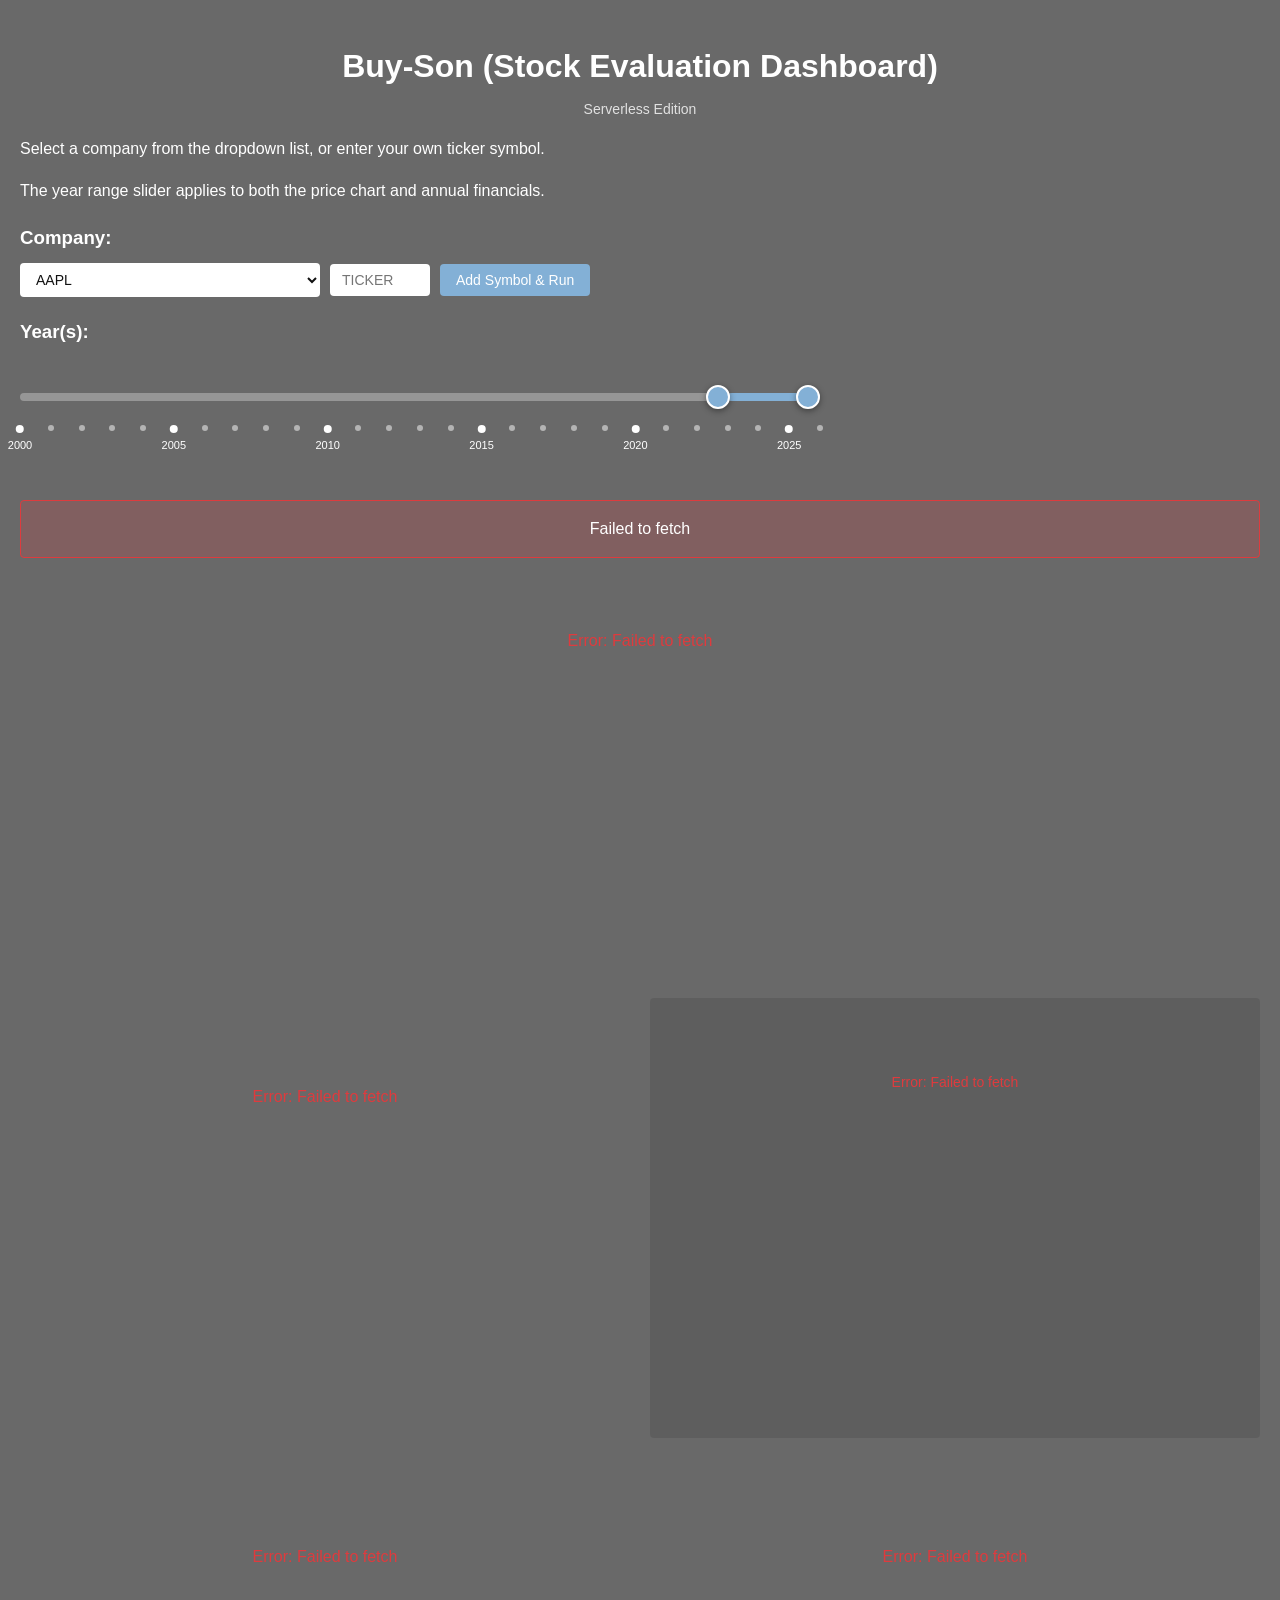
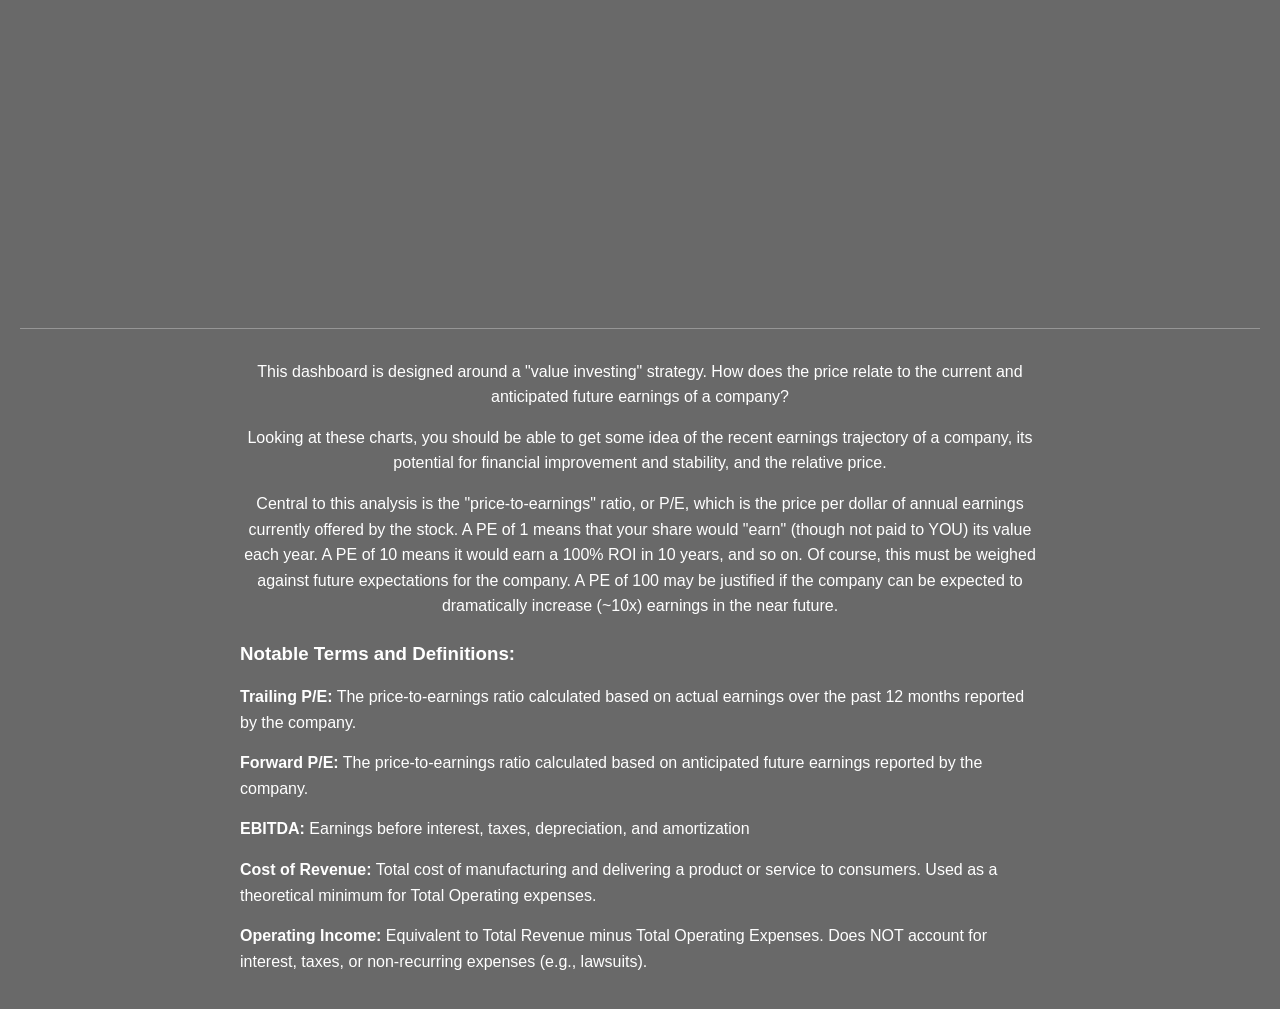
<file: src/frontend/index.html>
<!DOCTYPE html>
<html lang="en">
<head>
    <meta charset="UTF-8">
    <meta name="viewport" content="width=device-width, initial-scale=1.0">
    <title>Buy-Son Stock Evaluator</title>
    <link rel="stylesheet" href="css/style.css">
    <script src="https://cdn.plot.ly/plotly-2.27.0.min.js"></script>
    <style>
        /* Embedded in an iframe — drop the top padding that was reserved for the fixed topnav. */
        .main-content {
            padding-top: 20px;
        }
    </style>
</head>
<body>
    <!-- Main Content -->
    <div class="main-content">
        <h1>Buy-Son (Stock Evaluation Dashboard)</h1>
        <p class="subtitle">Serverless Edition</p>

        <p>Select a company from the dropdown list, or enter your own ticker symbol.</p>
        <p>The year range slider applies to both the price chart and annual financials.</p>

        <!-- Company Selection -->
        <h3>Company:</h3>
        <div class="input-row">
            <select id="company-dropdown">
                <option value="">Loading...</option>
            </select>
            <input type="text" id="custom-ticker" placeholder="TICKER" maxlength="10">
            <button id="add-ticker-btn">Add Symbol & Run</button>
        </div>

        <!-- Year Range Slider -->
        <h3>Year(s):</h3>
        <div class="range-slider-container">
            <div class="range-slider">
                <input type="range" id="range-min" min="2000" max="2026" value="2023">
                <input type="range" id="range-max" min="2000" max="2026" value="2026">
                <div class="slider-track"></div>
                <div class="slider-range"></div>
            </div>
            <div class="range-ticks" id="range-ticks"></div>
        </div>

        <!-- Loading Indicator -->
        <div id="loading" class="loading hidden">Loading data...</div>
        <div id="error" class="error hidden"></div>

        <!-- Charts -->
        <div id="price-chart" class="chart"></div>

        <div class="two-column">
            <div id="financials-chart" class="chart"></div>
            <div id="info-text" class="info-panel"></div>
        </div>

        <div class="two-column">
            <div id="balance-bar-chart" class="chart"></div>
            <div id="balance-sunburst-chart" class="chart"></div>
        </div>

        <!-- Educational Content -->
        <hr>
        <div class="education">
            <p>This dashboard is designed around a "value investing" strategy. How does the price relate to the current and anticipated future earnings of a company?</p>
            <p>Looking at these charts, you should be able to get some idea of the recent earnings trajectory of a company, its potential for financial improvement and stability, and the relative price.</p>
            <p>Central to this analysis is the "price-to-earnings" ratio, or P/E, which is the price per dollar of annual earnings currently offered by the stock. A PE of 1 means that your share would "earn" (though not paid to YOU) its value each year. A PE of 10 means it would earn a 100% ROI in 10 years, and so on. Of course, this must be weighed against future expectations for the company. A PE of 100 may be justified if the company can be expected to dramatically increase (~10x) earnings in the near future.</p>

            <h3>Notable Terms and Definitions:</h3>
            <p><strong>Trailing P/E:</strong> The price-to-earnings ratio calculated based on actual earnings over the past 12 months reported by the company.</p>
            <p><strong>Forward P/E:</strong> The price-to-earnings ratio calculated based on anticipated future earnings reported by the company.</p>
            <p><strong>EBITDA:</strong> Earnings before interest, taxes, depreciation, and amortization</p>
            <p><strong>Cost of Revenue:</strong> Total cost of manufacturing and delivering a product or service to consumers. Used as a theoretical minimum for Total Operating expenses.</p>
            <p><strong>Operating Income:</strong> Equivalent to Total Revenue minus Total Operating Expenses. Does NOT account for interest, taxes, or non-recurring expenses (e.g., lawsuits).</p>
        </div>

    </div>

    <!-- Scripts -->
    <script src="js/config.js"></script>
    <script src="js/state.js"></script>
    <script src="js/api.js"></script>
    <script src="js/charts.js"></script>
    <script src="js/main.js"></script>
</body>
</html>
</file>
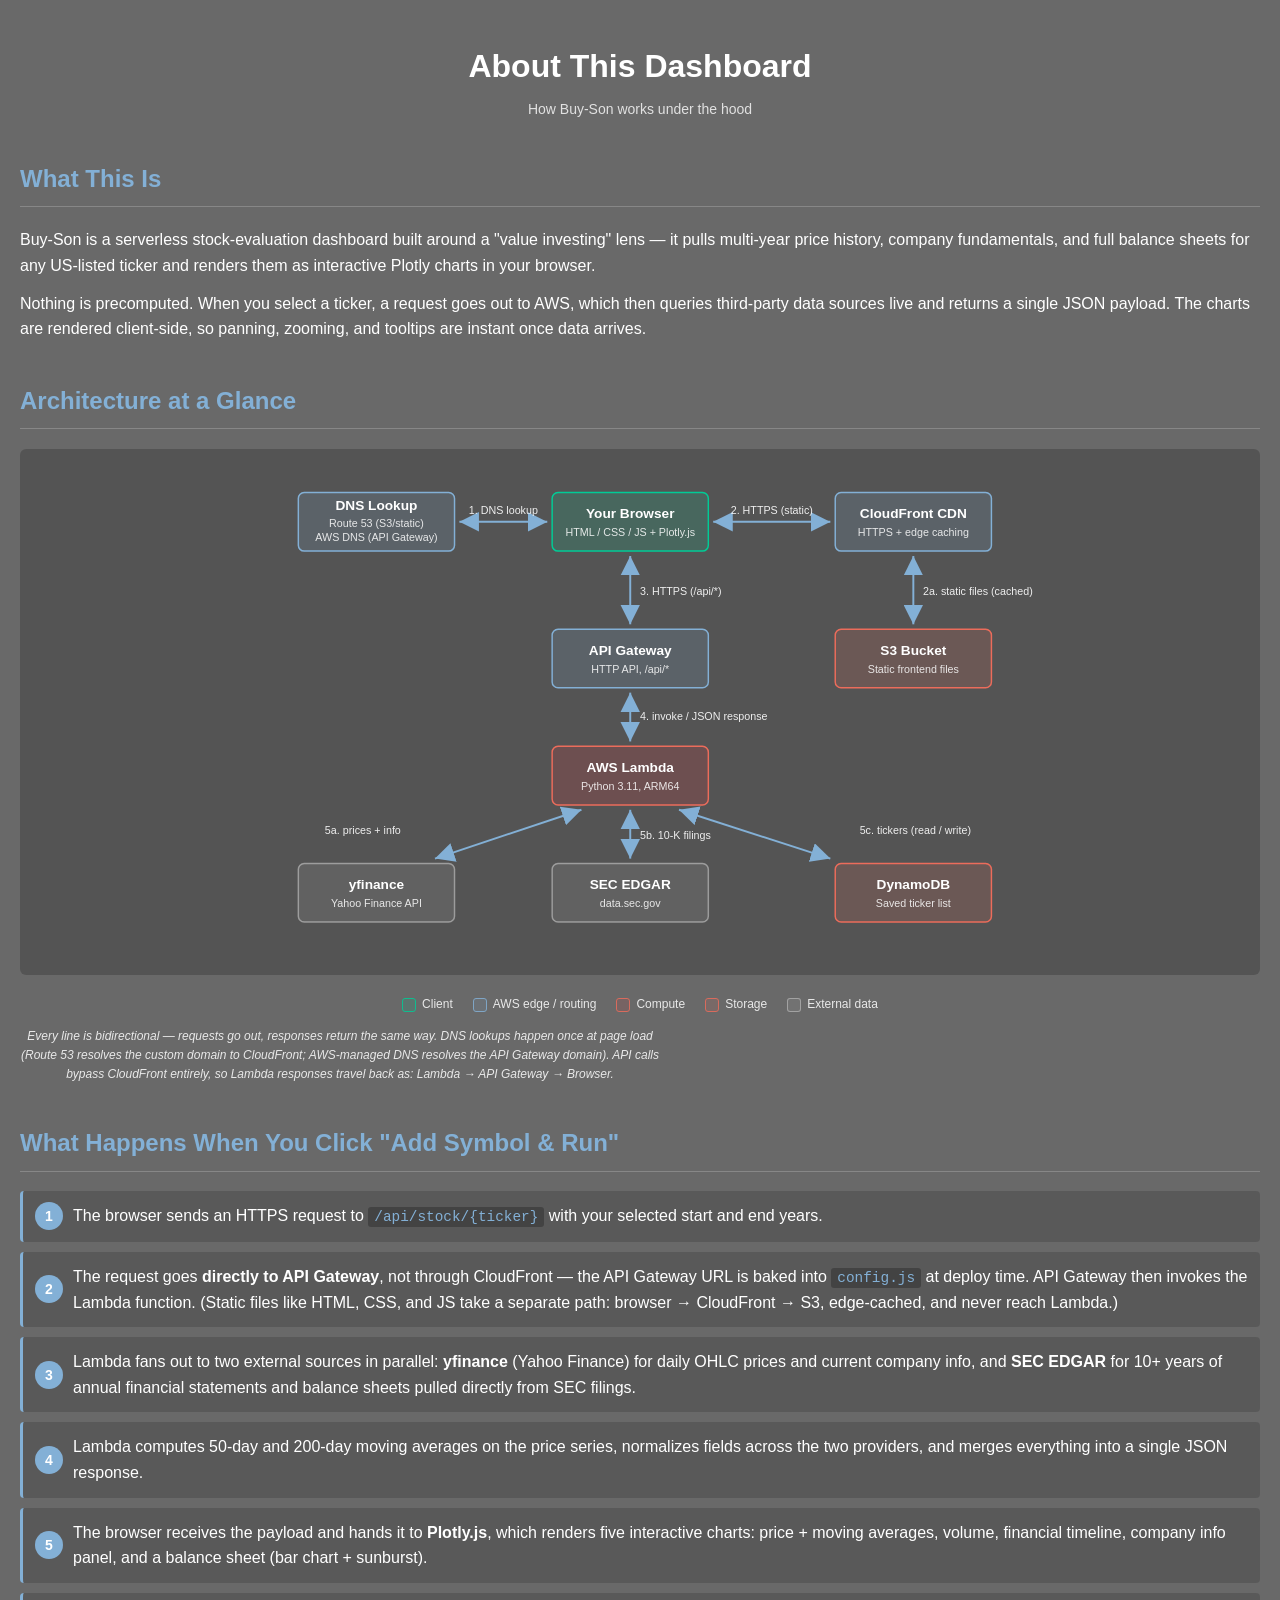
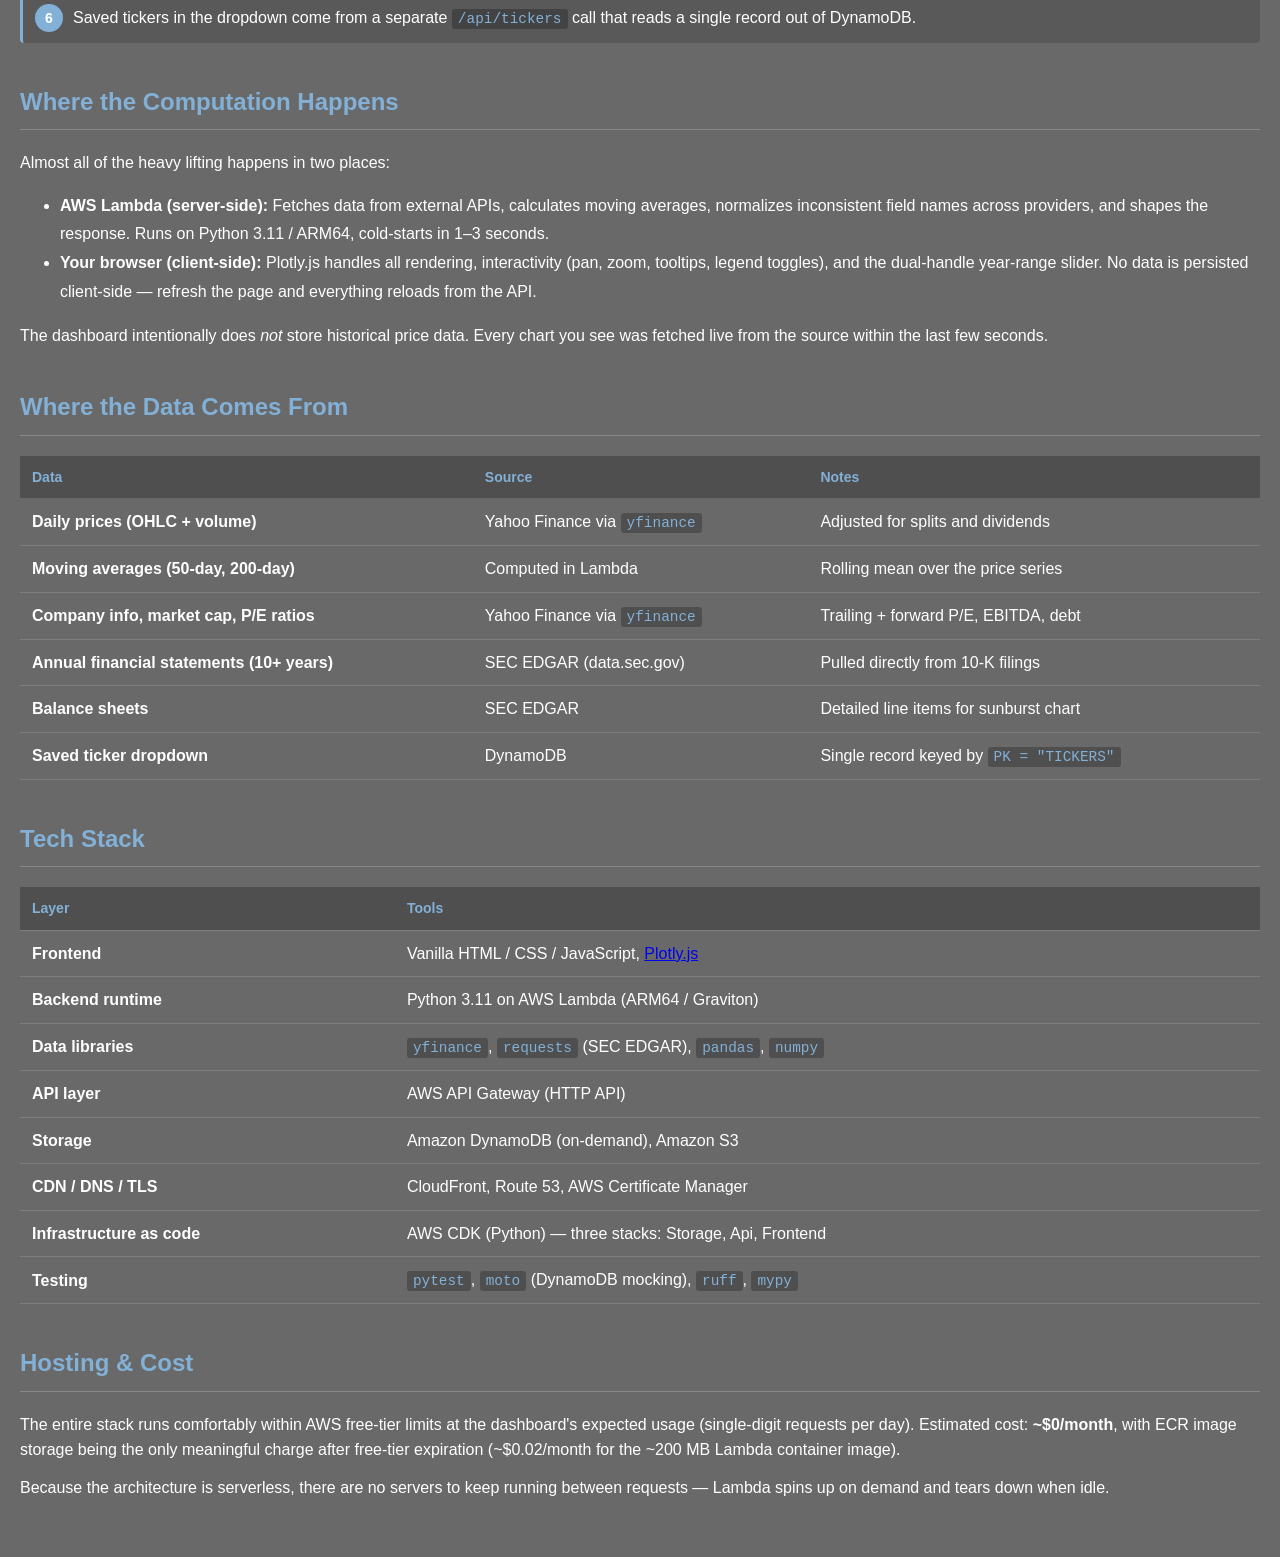
<file: src/frontend/about.html>
<!DOCTYPE html>
<html lang="en">
<head>
    <meta charset="UTF-8">
    <meta name="viewport" content="width=device-width, initial-scale=1.0">
    <title>About — Buy-Son Stock Evaluator</title>
    <link rel="stylesheet" href="css/style.css">
    <style>
        /* About-page-specific styling layered on top of the buffalo_stone theme */
        /* Embedded in an iframe — drop the top padding that was reserved for the fixed topnav. */
        .main-content {
            padding-top: 20px;
        }

        .about-section {
            margin: 40px 0;
        }

        .about-section h2 {
            color: var(--accent-blue);
            border-bottom: 1px solid rgba(255, 255, 255, 0.2);
            padding-bottom: 8px;
            margin-top: 40px;
        }

        .about-section p {
            margin: 12px 0;
        }

        .about-section ul {
            line-height: 1.8;
        }

        .about-section code {
            background: rgba(0, 0, 0, 0.25);
            padding: 2px 6px;
            border-radius: 3px;
            font-family: 'Consolas', 'Monaco', monospace;
            font-size: 0.9em;
            color: var(--accent-blue);
        }

        /* Architecture diagram */
        .arch-diagram {
            background: rgba(0, 0, 0, 0.2);
            padding: 24px;
            border-radius: 6px;
            margin: 20px 0;
            display: flex;
            flex-direction: column;
            align-items: center;
            gap: 12px;
        }

        .arch-row {
            display: flex;
            justify-content: center;
            align-items: center;
            gap: 16px;
            flex-wrap: wrap;
            width: 100%;
        }

        .arch-node {
            background: rgba(131, 176, 214, 0.15);
            border: 1px solid var(--accent-blue);
            border-radius: 6px;
            padding: 12px 16px;
            text-align: center;
            min-width: 140px;
            font-size: 14px;
        }

        .arch-node.user {
            background: rgba(0, 204, 150, 0.15);
            border-color: var(--accent-green);
        }

        .arch-node.compute {
            background: rgba(222, 59, 62, 0.15);
            border-color: var(--accent-red-light);
        }

        .arch-node.storage {
            background: rgba(236, 108, 91, 0.15);
            border-color: var(--accent-red-light);
        }

        .arch-node.external {
            background: rgba(255, 255, 255, 0.08);
            border-color: rgba(255, 255, 255, 0.4);
        }

        .arch-node .node-title {
            font-weight: bold;
            margin-bottom: 4px;
        }

        .arch-node .node-detail {
            font-size: 12px;
            opacity: 0.85;
        }

        .arrow-down {
            font-size: 20px;
            color: var(--accent-blue);
            line-height: 1;
        }

        /* SVG architecture diagram */
        .arch-svg {
            width: 100%;
            max-width: 820px;
            height: auto;
            display: block;
            margin: 0 auto;
        }

        .arch-svg text {
            font-family: -apple-system, BlinkMacSystemFont, 'Segoe UI', Roboto, sans-serif;
        }

        .arch-svg .edge-label {
            font-size: 11px;
            fill: #fff;
            opacity: 0.9;
        }

        .diagram-caption {
            text-align: center;
            font-size: 12px;
            font-style: italic;
            opacity: 0.85;
            margin: 14px auto 0;
            max-width: 640px;
        }

        /* Tech stack table */
        .stack-table {
            width: 100%;
            border-collapse: collapse;
            margin: 16px 0;
        }

        .stack-table th, .stack-table td {
            padding: 10px 12px;
            text-align: left;
            border-bottom: 1px solid rgba(255, 255, 255, 0.15);
        }

        .stack-table th {
            background: rgba(0, 0, 0, 0.25);
            color: var(--accent-blue);
            font-size: 14px;
        }

        .stack-table tr:hover {
            background: rgba(255, 255, 255, 0.04);
        }

        .stack-table td:first-child {
            font-weight: bold;
            white-space: nowrap;
        }

        /* Numbered flow */
        .flow-steps {
            list-style: none;
            padding: 0;
            counter-reset: step;
        }

        .flow-steps li {
            counter-increment: step;
            padding: 12px 12px 12px 50px;
            margin: 10px 0;
            background: rgba(0, 0, 0, 0.15);
            border-left: 3px solid var(--accent-blue);
            border-radius: 4px;
            position: relative;
        }

        .flow-steps li::before {
            content: counter(step);
            position: absolute;
            left: 12px;
            top: 50%;
            transform: translateY(-50%);
            width: 28px;
            height: 28px;
            border-radius: 50%;
            background: var(--accent-blue);
            color: white;
            display: flex;
            align-items: center;
            justify-content: center;
            font-weight: bold;
            font-size: 14px;
        }

        .back-link {
            display: inline-block;
            margin-top: 30px;
            color: var(--accent-blue);
            text-decoration: none;
        }

        .back-link:hover {
            text-decoration: underline;
        }

        .legend {
            display: flex;
            justify-content: center;
            gap: 20px;
            font-size: 12px;
            margin-top: 8px;
            flex-wrap: wrap;
            opacity: 0.85;
        }

        .legend-item {
            display: flex;
            align-items: center;
            gap: 6px;
        }

        .legend-swatch {
            width: 14px;
            height: 14px;
            border-radius: 3px;
            border: 1px solid;
        }
    </style>
</head>
<body>
    <!-- Main Content -->
    <div class="main-content">
        <h1>About This Dashboard</h1>
        <p class="subtitle">How Buy-Son works under the hood</p>

        <div class="about-section">
            <h2>What This Is</h2>
            <p>
                Buy-Son is a serverless stock-evaluation dashboard built around a "value investing" lens —
                it pulls multi-year price history, company fundamentals, and full balance sheets for any
                US-listed ticker and renders them as interactive Plotly charts in your browser.
            </p>
            <p>
                Nothing is precomputed. When you select a ticker, a request goes out to AWS, which then
                queries third-party data sources live and returns a single JSON payload. The charts are
                rendered client-side, so panning, zooming, and tooltips are instant once data arrives.
            </p>
        </div>

        <div class="about-section">
            <h2>Architecture at a Glance</h2>
            <div class="arch-diagram">
                <svg class="arch-svg" viewBox="0 0 840 490" xmlns="http://www.w3.org/2000/svg" preserveAspectRatio="xMidYMid meet" role="img" aria-label="Architecture diagram. Route 53 is a side branch for DNS only. CloudFront and S3 are a separate static-file path. The main API flow goes from browser straight to API Gateway to Lambda and out to external data sources.">
                    <defs>
                        <marker id="arrow" markerWidth="10" markerHeight="10" refX="10" refY="5" orient="auto-start-reverse" markerUnits="strokeWidth">
                            <path d="M0,0 L10,5 L0,10 Z" fill="#83B0D6" />
                        </marker>
                    </defs>

                    <!-- Edges (all bidirectional) -->

                    <!-- 1. Browser <-> DNS (one-time lookups for both custom domain and API Gateway domain) -->
                    <line x1="325" y1="50" x2="235" y2="50" stroke="#83B0D6" stroke-width="2" marker-start="url(#arrow)" marker-end="url(#arrow)" />
                    <text class="edge-label" x="280" y="42" text-anchor="middle">1. DNS lookup</text>

                    <!-- 2. Browser <-> CloudFront (static-file HTTPS, side branch on right) -->
                    <line x1="495" y1="50" x2="615" y2="50" stroke="#83B0D6" stroke-width="2" marker-start="url(#arrow)" marker-end="url(#arrow)" />
                    <text class="edge-label" x="555" y="42" text-anchor="middle">2. HTTPS (static)</text>

                    <!-- 2a. CloudFront <-> S3 (origin pull on cache miss) -->
                    <line x1="700" y1="85" x2="700" y2="155" stroke="#83B0D6" stroke-width="2" marker-start="url(#arrow)" marker-end="url(#arrow)" />
                    <text class="edge-label" x="710" y="125">2a. static files (cached)</text>

                    <!-- 3. Browser <-> API Gateway (HTTPS for /api/*, bypasses CloudFront entirely) -->
                    <line x1="410" y1="85" x2="410" y2="155" stroke="#83B0D6" stroke-width="2" marker-start="url(#arrow)" marker-end="url(#arrow)" />
                    <text class="edge-label" x="420" y="125">3. HTTPS (/api/*)</text>

                    <!-- 4. API Gateway <-> Lambda -->
                    <line x1="410" y1="225" x2="410" y2="275" stroke="#83B0D6" stroke-width="2" marker-start="url(#arrow)" marker-end="url(#arrow)" />
                    <text class="edge-label" x="420" y="253">4. invoke / JSON response</text>

                    <!-- 5a. Lambda <-> yfinance (fan-out, down-left) -->
                    <line x1="360" y1="345" x2="210" y2="395" stroke="#83B0D6" stroke-width="2" marker-start="url(#arrow)" marker-end="url(#arrow)" />
                    <text class="edge-label" x="175" y="370" text-anchor="end">5a. prices + info</text>

                    <!-- 5b. Lambda <-> SEC EDGAR (fan-out, straight down) -->
                    <line x1="410" y1="345" x2="410" y2="395" stroke="#83B0D6" stroke-width="2" marker-start="url(#arrow)" marker-end="url(#arrow)" />
                    <text class="edge-label" x="420" y="375">5b. 10-K filings</text>

                    <!-- 5c. Lambda <-> DynamoDB (fan-out, down-right) -->
                    <line x1="460" y1="345" x2="615" y2="395" stroke="#83B0D6" stroke-width="2" marker-start="url(#arrow)" marker-end="url(#arrow)" />
                    <text class="edge-label" x="645" y="370" text-anchor="start">5c. tickers (read / write)</text>

                    <!-- Nodes -->
                    <!-- DNS Lookup (side branch left of Browser - shows both lookups happening at page load) -->
                    <g>
                        <rect x="70" y="20" width="160" height="60" rx="6" fill="#83B0D6" fill-opacity="0.15" stroke="#83B0D6" stroke-width="1.5" />
                        <text x="150" y="38" fill="#fff" font-size="14" font-weight="bold" text-anchor="middle">DNS Lookup</text>
                        <text x="150" y="55" fill="#fff" fill-opacity="0.85" font-size="11" text-anchor="middle">Route 53 (S3/static)</text>
                        <text x="150" y="70" fill="#fff" fill-opacity="0.85" font-size="11" text-anchor="middle">AWS DNS (API Gateway)</text>
                    </g>

                    <!-- Browser (client, center) -->
                    <g>
                        <rect x="330" y="20" width="160" height="60" rx="6" fill="#00CC96" fill-opacity="0.15" stroke="#00CC96" stroke-width="1.5" />
                        <text x="410" y="46" fill="#fff" font-size="14" font-weight="bold" text-anchor="middle">Your Browser</text>
                        <text x="410" y="65" fill="#fff" fill-opacity="0.85" font-size="11" text-anchor="middle">HTML / CSS / JS + Plotly.js</text>
                    </g>

                    <!-- CloudFront (routing, side branch right of Browser) -->
                    <g>
                        <rect x="620" y="20" width="160" height="60" rx="6" fill="#83B0D6" fill-opacity="0.15" stroke="#83B0D6" stroke-width="1.5" />
                        <text x="700" y="46" fill="#fff" font-size="14" font-weight="bold" text-anchor="middle">CloudFront CDN</text>
                        <text x="700" y="65" fill="#fff" fill-opacity="0.85" font-size="11" text-anchor="middle">HTTPS + edge caching</text>
                    </g>

                    <!-- API Gateway (routing, main column under Browser) -->
                    <g>
                        <rect x="330" y="160" width="160" height="60" rx="6" fill="#83B0D6" fill-opacity="0.15" stroke="#83B0D6" stroke-width="1.5" />
                        <text x="410" y="186" fill="#fff" font-size="14" font-weight="bold" text-anchor="middle">API Gateway</text>
                        <text x="410" y="205" fill="#fff" fill-opacity="0.85" font-size="11" text-anchor="middle">HTTP API, /api/*</text>
                    </g>

                    <!-- S3 (storage, under CloudFront in static-file branch) -->
                    <g>
                        <rect x="620" y="160" width="160" height="60" rx="6" fill="#EC6C5B" fill-opacity="0.15" stroke="#EC6C5B" stroke-width="1.5" />
                        <text x="700" y="186" fill="#fff" font-size="14" font-weight="bold" text-anchor="middle">S3 Bucket</text>
                        <text x="700" y="205" fill="#fff" fill-opacity="0.85" font-size="11" text-anchor="middle">Static frontend files</text>
                    </g>

                    <!-- Lambda (compute) -->
                    <g>
                        <rect x="330" y="280" width="160" height="60" rx="6" fill="#DE3B3E" fill-opacity="0.18" stroke="#EC6C5B" stroke-width="1.5" />
                        <text x="410" y="306" fill="#fff" font-size="14" font-weight="bold" text-anchor="middle">AWS Lambda</text>
                        <text x="410" y="325" fill="#fff" fill-opacity="0.85" font-size="11" text-anchor="middle">Python 3.11, ARM64</text>
                    </g>

                    <!-- yfinance (external, fan-out left) -->
                    <g>
                        <rect x="70" y="400" width="160" height="60" rx="6" fill="#ffffff" fill-opacity="0.08" stroke="#ffffff" stroke-opacity="0.4" stroke-width="1.5" />
                        <text x="150" y="426" fill="#fff" font-size="14" font-weight="bold" text-anchor="middle">yfinance</text>
                        <text x="150" y="445" fill="#fff" fill-opacity="0.85" font-size="11" text-anchor="middle">Yahoo Finance API</text>
                    </g>

                    <!-- SEC EDGAR (external, fan-out center) -->
                    <g>
                        <rect x="330" y="400" width="160" height="60" rx="6" fill="#ffffff" fill-opacity="0.08" stroke="#ffffff" stroke-opacity="0.4" stroke-width="1.5" />
                        <text x="410" y="426" fill="#fff" font-size="14" font-weight="bold" text-anchor="middle">SEC EDGAR</text>
                        <text x="410" y="445" fill="#fff" fill-opacity="0.85" font-size="11" text-anchor="middle">data.sec.gov</text>
                    </g>

                    <!-- DynamoDB (storage, fan-out right) -->
                    <g>
                        <rect x="620" y="400" width="160" height="60" rx="6" fill="#EC6C5B" fill-opacity="0.15" stroke="#EC6C5B" stroke-width="1.5" />
                        <text x="700" y="426" fill="#fff" font-size="14" font-weight="bold" text-anchor="middle">DynamoDB</text>
                        <text x="700" y="445" fill="#fff" fill-opacity="0.85" font-size="11" text-anchor="middle">Saved ticker list</text>
                    </g>
                </svg>
            </div>
            <div class="legend">
                <span class="legend-item"><span class="legend-swatch" style="background:rgba(0,204,150,0.15);border-color:var(--accent-green);"></span> Client</span>
                <span class="legend-item"><span class="legend-swatch" style="background:rgba(131,176,214,0.15);border-color:var(--accent-blue);"></span> AWS edge / routing</span>
                <span class="legend-item"><span class="legend-swatch" style="background:rgba(222,59,62,0.15);border-color:var(--accent-red-light);"></span> Compute</span>
                <span class="legend-item"><span class="legend-swatch" style="background:rgba(236,108,91,0.15);border-color:var(--accent-red-light);"></span> Storage</span>
                <span class="legend-item"><span class="legend-swatch" style="background:rgba(255,255,255,0.08);border-color:rgba(255,255,255,0.4);"></span> External data</span>
            </div>
            <p class="diagram-caption">Every line is bidirectional &mdash; requests go out, responses return the same way. DNS lookups happen once at page load (Route 53 resolves the custom domain to CloudFront; AWS-managed DNS resolves the API Gateway domain). API calls bypass CloudFront entirely, so Lambda responses travel back as: Lambda &rarr; API Gateway &rarr; Browser.</p>
        </div>

        <div class="about-section">
            <h2>What Happens When You Click "Add Symbol &amp; Run"</h2>
            <ol class="flow-steps">
                <li>
                    The browser sends an HTTPS request to <code>/api/stock/{ticker}</code> with your
                    selected start and end years.
                </li>
                <li>
                    The request goes <strong>directly to API Gateway</strong>, not through CloudFront &mdash;
                    the API Gateway URL is baked into <code>config.js</code> at deploy time. API Gateway
                    then invokes the Lambda function. (Static files like HTML, CSS, and JS take a separate
                    path: browser &rarr; CloudFront &rarr; S3, edge-cached, and never reach Lambda.)
                </li>
                <li>
                    Lambda fans out to two external sources in parallel: <strong>yfinance</strong>
                    (Yahoo Finance) for daily OHLC prices and current company info, and
                    <strong>SEC EDGAR</strong> for 10+ years of annual financial statements and balance
                    sheets pulled directly from SEC filings.
                </li>
                <li>
                    Lambda computes 50-day and 200-day moving averages on the price series, normalizes
                    fields across the two providers, and merges everything into a single JSON response.
                </li>
                <li>
                    The browser receives the payload and hands it to <strong>Plotly.js</strong>, which
                    renders five interactive charts: price + moving averages, volume, financial timeline,
                    company info panel, and a balance sheet (bar chart + sunburst).
                </li>
                <li>
                    Saved tickers in the dropdown come from a separate <code>/api/tickers</code> call
                    that reads a single record out of DynamoDB.
                </li>
            </ol>
        </div>

        <div class="about-section">
            <h2>Where the Computation Happens</h2>
            <p>
                Almost all of the heavy lifting happens in two places:
            </p>
            <ul>
                <li>
                    <strong>AWS Lambda (server-side):</strong> Fetches data from external APIs,
                    calculates moving averages, normalizes inconsistent field names across providers,
                    and shapes the response. Runs on Python 3.11 / ARM64, cold-starts in 1–3 seconds.
                </li>
                <li>
                    <strong>Your browser (client-side):</strong> Plotly.js handles all rendering,
                    interactivity (pan, zoom, tooltips, legend toggles), and the dual-handle year-range
                    slider. No data is persisted client-side — refresh the page and everything reloads
                    from the API.
                </li>
            </ul>
            <p>
                The dashboard intentionally does <em>not</em> store historical price data. Every chart
                you see was fetched live from the source within the last few seconds.
            </p>
        </div>

        <div class="about-section">
            <h2>Where the Data Comes From</h2>
            <table class="stack-table">
                <thead>
                    <tr>
                        <th>Data</th>
                        <th>Source</th>
                        <th>Notes</th>
                    </tr>
                </thead>
                <tbody>
                    <tr>
                        <td>Daily prices (OHLC + volume)</td>
                        <td>Yahoo Finance via <code>yfinance</code></td>
                        <td>Adjusted for splits and dividends</td>
                    </tr>
                    <tr>
                        <td>Moving averages (50-day, 200-day)</td>
                        <td>Computed in Lambda</td>
                        <td>Rolling mean over the price series</td>
                    </tr>
                    <tr>
                        <td>Company info, market cap, P/E ratios</td>
                        <td>Yahoo Finance via <code>yfinance</code></td>
                        <td>Trailing + forward P/E, EBITDA, debt</td>
                    </tr>
                    <tr>
                        <td>Annual financial statements (10+ years)</td>
                        <td>SEC EDGAR (data.sec.gov)</td>
                        <td>Pulled directly from 10-K filings</td>
                    </tr>
                    <tr>
                        <td>Balance sheets</td>
                        <td>SEC EDGAR</td>
                        <td>Detailed line items for sunburst chart</td>
                    </tr>
                    <tr>
                        <td>Saved ticker dropdown</td>
                        <td>DynamoDB</td>
                        <td>Single record keyed by <code>PK = "TICKERS"</code></td>
                    </tr>
                </tbody>
            </table>
        </div>

        <div class="about-section">
            <h2>Tech Stack</h2>
            <table class="stack-table">
                <thead>
                    <tr>
                        <th>Layer</th>
                        <th>Tools</th>
                    </tr>
                </thead>
                <tbody>
                    <tr>
                        <td>Frontend</td>
                        <td>Vanilla HTML / CSS / JavaScript, <a href="https://plotly.com/javascript/" target="_blank" rel="noopener">Plotly.js</a></td>
                    </tr>
                    <tr>
                        <td>Backend runtime</td>
                        <td>Python 3.11 on AWS Lambda (ARM64 / Graviton)</td>
                    </tr>
                    <tr>
                        <td>Data libraries</td>
                        <td><code>yfinance</code>, <code>requests</code> (SEC EDGAR), <code>pandas</code>, <code>numpy</code></td>
                    </tr>
                    <tr>
                        <td>API layer</td>
                        <td>AWS API Gateway (HTTP API)</td>
                    </tr>
                    <tr>
                        <td>Storage</td>
                        <td>Amazon DynamoDB (on-demand), Amazon S3</td>
                    </tr>
                    <tr>
                        <td>CDN / DNS / TLS</td>
                        <td>CloudFront, Route 53, AWS Certificate Manager</td>
                    </tr>
                    <tr>
                        <td>Infrastructure as code</td>
                        <td>AWS CDK (Python) — three stacks: Storage, Api, Frontend</td>
                    </tr>
                    <tr>
                        <td>Testing</td>
                        <td><code>pytest</code>, <code>moto</code> (DynamoDB mocking), <code>ruff</code>, <code>mypy</code></td>
                    </tr>
                </tbody>
            </table>
        </div>

        <div class="about-section">
            <h2>Hosting &amp; Cost</h2>
            <p>
                The entire stack runs comfortably within AWS free-tier limits at the dashboard's
                expected usage (single-digit requests per day). Estimated cost: <strong>~$0/month</strong>,
                with ECR image storage being the only meaningful charge after free-tier expiration
                (~$0.02/month for the ~200 MB Lambda container image).
            </p>
            <p>
                Because the architecture is serverless, there are no servers to keep running between
                requests — Lambda spins up on demand and tears down when idle.
            </p>
        </div>

    </div>
</body>
</html>
</file>
<file: src/frontend/css/style.css>
/* Buffalo Stone Theme - Dark gray background, white text */
:root {
    --bg-color: #696969;
    --text-color: #ffffff;
    --nav-bg: #333;
    --accent-blue: #83B0D6;
    --accent-blue-dark: #4A85BE;
    --accent-red: #DE3B3E;
    --accent-red-light: #EC6C5B;
    --accent-green: #00CC96;
}

* {
    box-sizing: border-box;
}

body {
    margin: 0;
    font-family: -apple-system, BlinkMacSystemFont, 'Segoe UI', Roboto, Oxygen, Ubuntu, sans-serif;
    background-color: var(--bg-color);
    color: var(--text-color);
    line-height: 1.6;
}

/* Top Navigation */
.topnav {
    overflow: hidden;
    background-color: var(--nav-bg);
    position: fixed;
    left: 0;
    top: 0;
    width: 100%;
    z-index: 1000;
}

.topnav a {
    float: left;
    display: block;
    color: #f2f2f2;
    text-align: center;
    padding: 14px 16px;
    text-decoration: none;
    font-size: 14px;
}

.topnav a:hover {
    background-color: #ddd;
    color: black;
}

/* Main Content */
.main-content {
    padding: 70px 20px 20px 20px;
    max-width: 1400px;
    margin: 0 auto;
}

h1 {
    text-align: center;
    font-size: 32px;
    margin-bottom: 5px;
}

.subtitle {
    text-align: center;
    font-size: 14px;
    opacity: 0.8;
    margin-top: 0;
}

h3 {
    margin-top: 20px;
    margin-bottom: 10px;
}

/* Form Elements */
.input-row {
    display: flex;
    gap: 10px;
    align-items: center;
    flex-wrap: wrap;
}

select {
    padding: 8px 12px;
    font-size: 14px;
    border: none;
    border-radius: 4px;
    background: white;
    color: #111;
    min-width: 300px;
}

input[type="text"] {
    padding: 8px 12px;
    font-size: 14px;
    border: none;
    border-radius: 4px;
    background: white;
    color: #111;
    width: 100px;
    text-transform: uppercase;
}

button {
    padding: 8px 16px;
    font-size: 14px;
    border: none;
    border-radius: 4px;
    background: var(--accent-blue);
    color: white;
    cursor: pointer;
    transition: background 0.2s;
}

button:hover {
    background: var(--accent-blue-dark);
}

button:disabled {
    background: #888;
    cursor: not-allowed;
}

/* Dual-Handle Range Slider */
.range-slider-container {
    width: 100%;
    max-width: 800px;
    padding: 20px 0 30px 0;
}

.range-slider {
    position: relative;
    height: 40px;
    display: flex;
    align-items: center;
}

.range-slider input[type="range"] {
    position: absolute;
    width: 100%;
    height: 40px;
    background: none;
    pointer-events: none;
    -webkit-appearance: none;
    appearance: none;
    margin: 0;
    padding: 0;
    top: 0;
}

/* Left slider (min) - pointer events on left half */
.range-slider input[type="range"]#range-min {
    z-index: 2;
}

/* Right slider (max) - always on top for right side */
.range-slider input[type="range"]#range-max {
    z-index: 3;
}

.range-slider input[type="range"]::-webkit-slider-thumb {
    -webkit-appearance: none;
    appearance: none;
    width: 24px;
    height: 24px;
    background: var(--accent-blue);
    border-radius: 50%;
    cursor: grab;
    pointer-events: auto;
    border: 2px solid white;
    box-shadow: 0 2px 6px rgba(0,0,0,0.4);
    margin-top: -8px;
    transition: transform 0.1s, box-shadow 0.1s;
}

.range-slider input[type="range"]::-webkit-slider-thumb:hover {
    transform: scale(1.15);
    box-shadow: 0 3px 10px rgba(0,0,0,0.5);
}

.range-slider input[type="range"]::-webkit-slider-thumb:active {
    cursor: grabbing;
    transform: scale(1.2);
}

.range-slider input[type="range"]::-moz-range-thumb {
    width: 24px;
    height: 24px;
    background: var(--accent-blue);
    border-radius: 50%;
    cursor: grab;
    pointer-events: auto;
    border: 2px solid white;
    box-shadow: 0 2px 6px rgba(0,0,0,0.4);
}

.range-slider input[type="range"]::-moz-range-thumb:hover {
    transform: scale(1.15);
}

.range-slider input[type="range"]::-moz-range-thumb:active {
    cursor: grabbing;
}

.range-slider input[type="range"]::-webkit-slider-runnable-track {
    height: 8px;
    background: transparent;
    cursor: pointer;
}

.range-slider input[type="range"]::-moz-range-track {
    height: 8px;
    background: transparent;
    cursor: pointer;
}

.slider-track {
    position: absolute;
    top: 50%;
    transform: translateY(-50%);
    left: 0;
    right: 0;
    height: 8px;
    background: rgba(255, 255, 255, 0.3);
    border-radius: 4px;
    pointer-events: none;
}

.slider-range {
    position: absolute;
    top: 50%;
    transform: translateY(-50%);
    height: 8px;
    background: var(--accent-blue);
    border-radius: 4px;
    pointer-events: none;
}

/* Year ticks and labels */
.range-ticks {
    position: relative;
    width: 100%;
    height: 30px;
    margin-top: 8px;
}

.range-tick {
    position: absolute;
    transform: translateX(-50%);
    display: flex;
    flex-direction: column;
    align-items: center;
}

.range-tick .dot {
    width: 6px;
    height: 6px;
    background: rgba(255, 255, 255, 0.5);
    border-radius: 50%;
}

.range-tick.major .dot {
    width: 8px;
    height: 8px;
    background: white;
}

.range-tick .label {
    margin-top: 4px;
    font-size: 11px;
    color: white;
}

/* Loading & Error States */
.loading, .error {
    padding: 15px;
    margin: 15px 0;
    border-radius: 4px;
    text-align: center;
}

.loading {
    background: rgba(131, 176, 214, 0.2);
    border: 1px solid var(--accent-blue);
}

.error {
    background: rgba(222, 59, 62, 0.2);
    border: 1px solid var(--accent-red);
}

.hidden {
    display: none;
}

/* Charts */
.chart {
    margin: 20px 0;
    min-height: 400px;
}

/* Two Column Layout */
.two-column {
    display: grid;
    grid-template-columns: 1fr 1fr;
    gap: 20px;
    margin: 20px 0;
}

@media (max-width: 900px) {
    .two-column {
        grid-template-columns: 1fr;
    }
}

/* Info Panel */
.info-panel {
    background: rgba(0, 0, 0, 0.1);
    padding: 15px;
    border-radius: 4px;
    font-size: 14px;
}

.info-panel h4 {
    margin-top: 0;
    color: var(--accent-blue);
}

.info-panel p {
    margin: 8px 0;
}

.info-panel .label {
    opacity: 0.8;
}

.info-panel .value {
    font-weight: bold;
}

.info-panel .summary {
    margin-top: 15px;
    line-height: 1.5;
    max-height: 200px;
    overflow-y: auto;
}

/* Educational Content */
hr {
    border: none;
    border-top: 1px solid rgba(255, 255, 255, 0.3);
    margin: 30px 0;
}

.education {
    text-align: center;
    max-width: 800px;
    margin: 0 auto;
}

.education p {
    margin: 15px 0;
}

.education h3 {
    text-align: left;
}

.education p:has(strong) {
    text-align: left;
}

.source-link {
    text-align: center;
    font-style: italic;
    margin-top: 30px;
}

.source-link a {
    color: var(--accent-blue);
}
</file>
